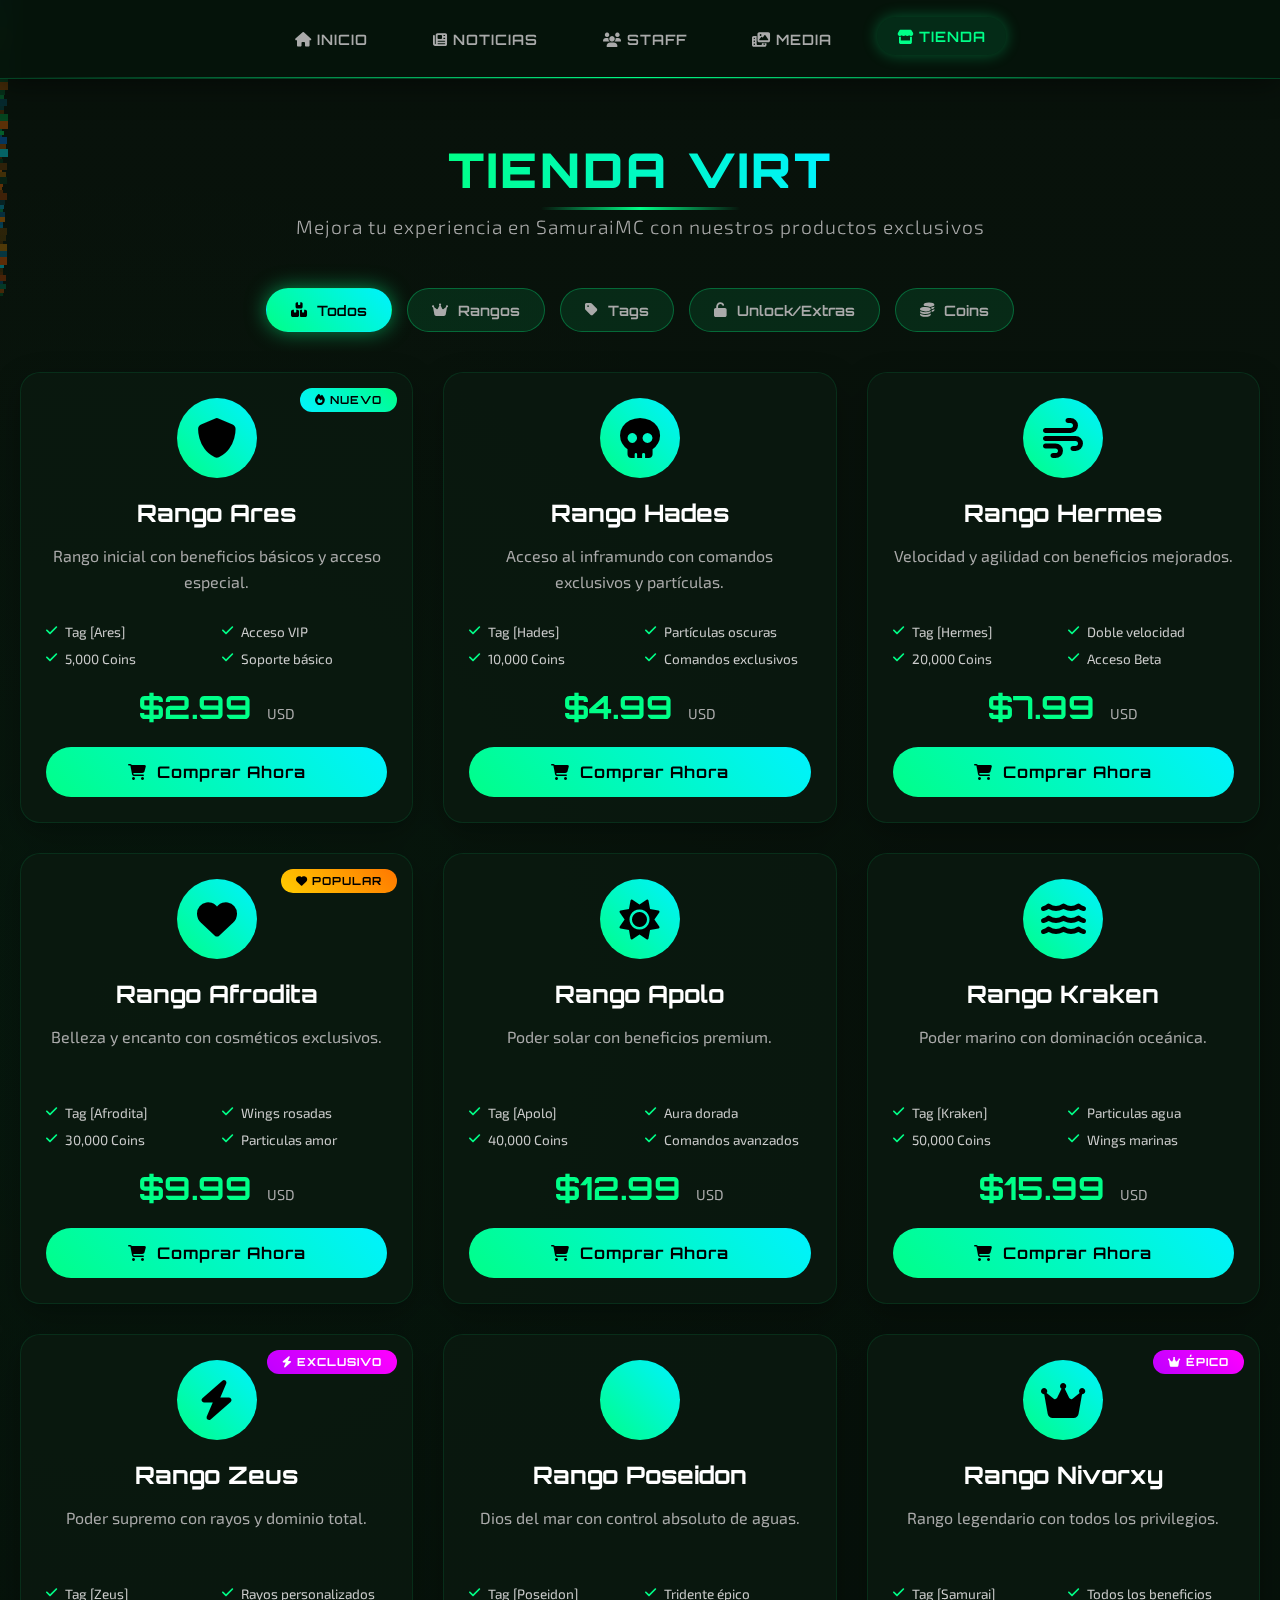
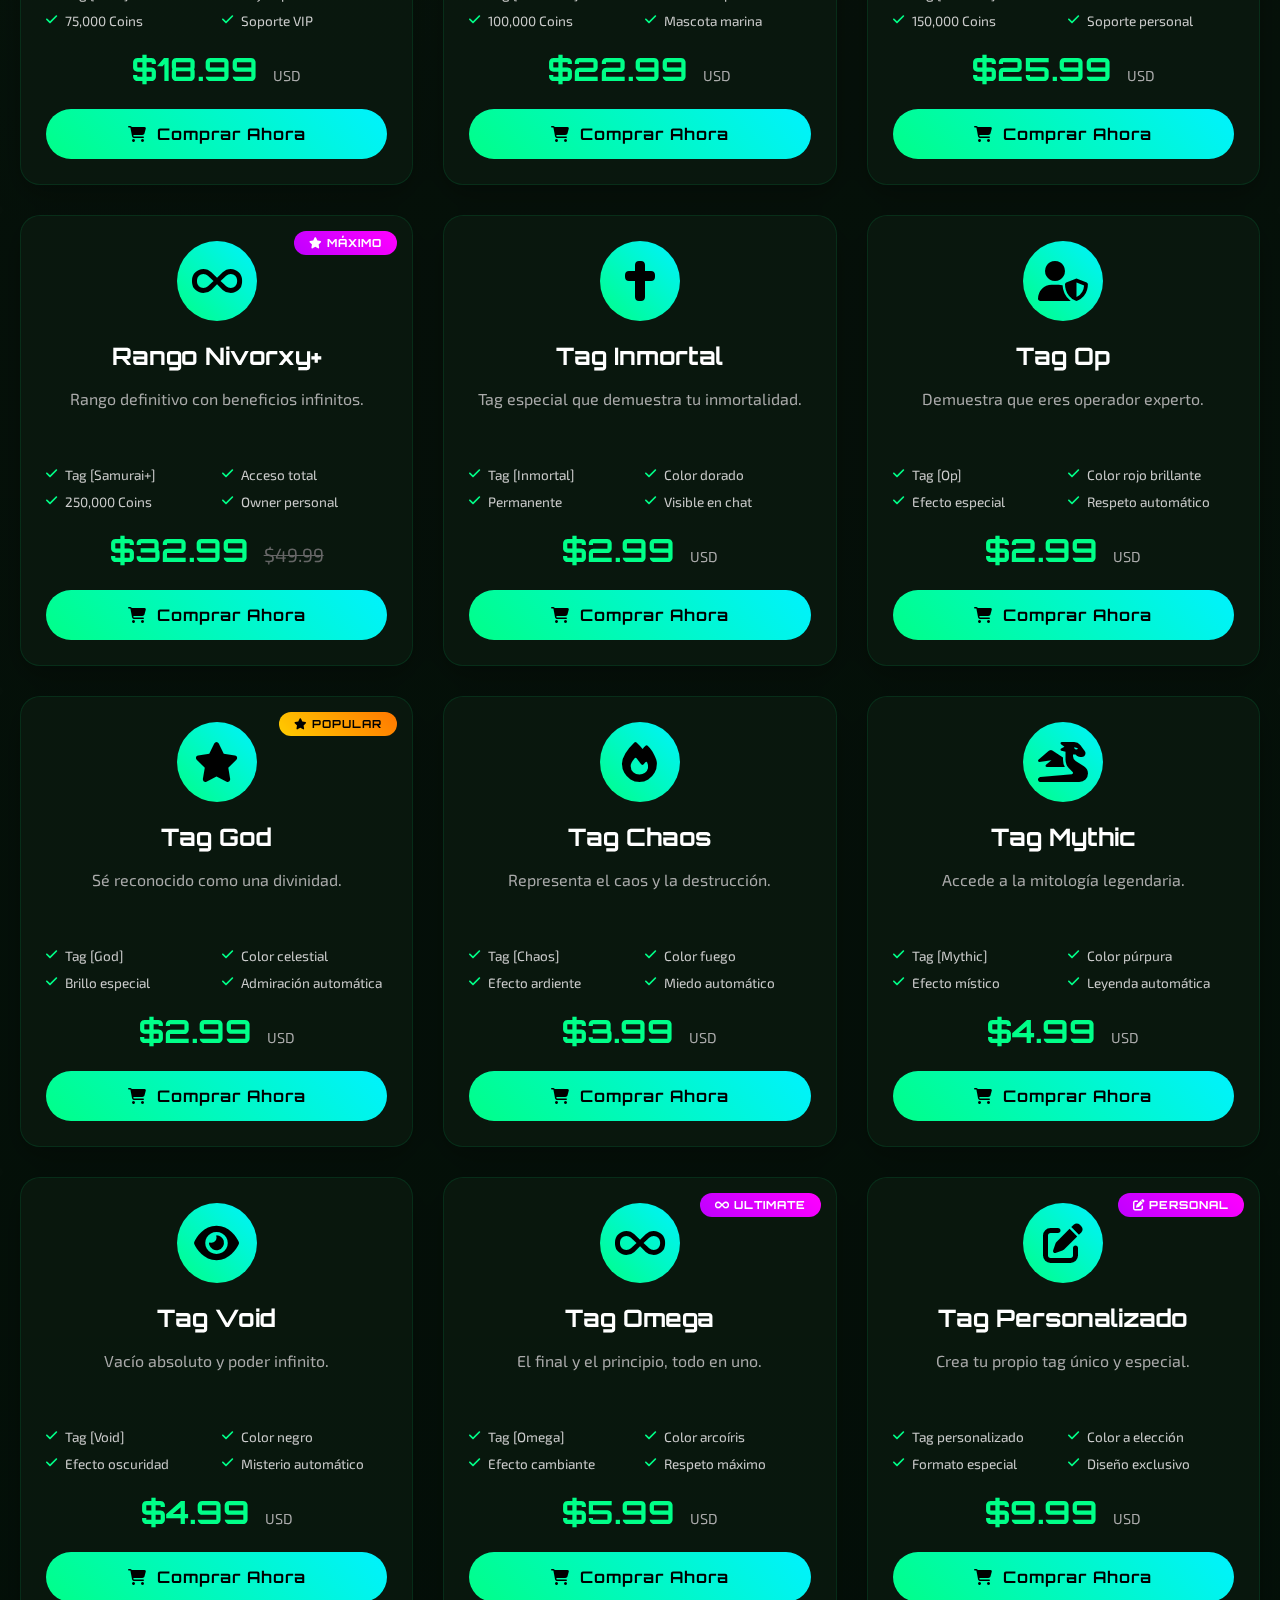
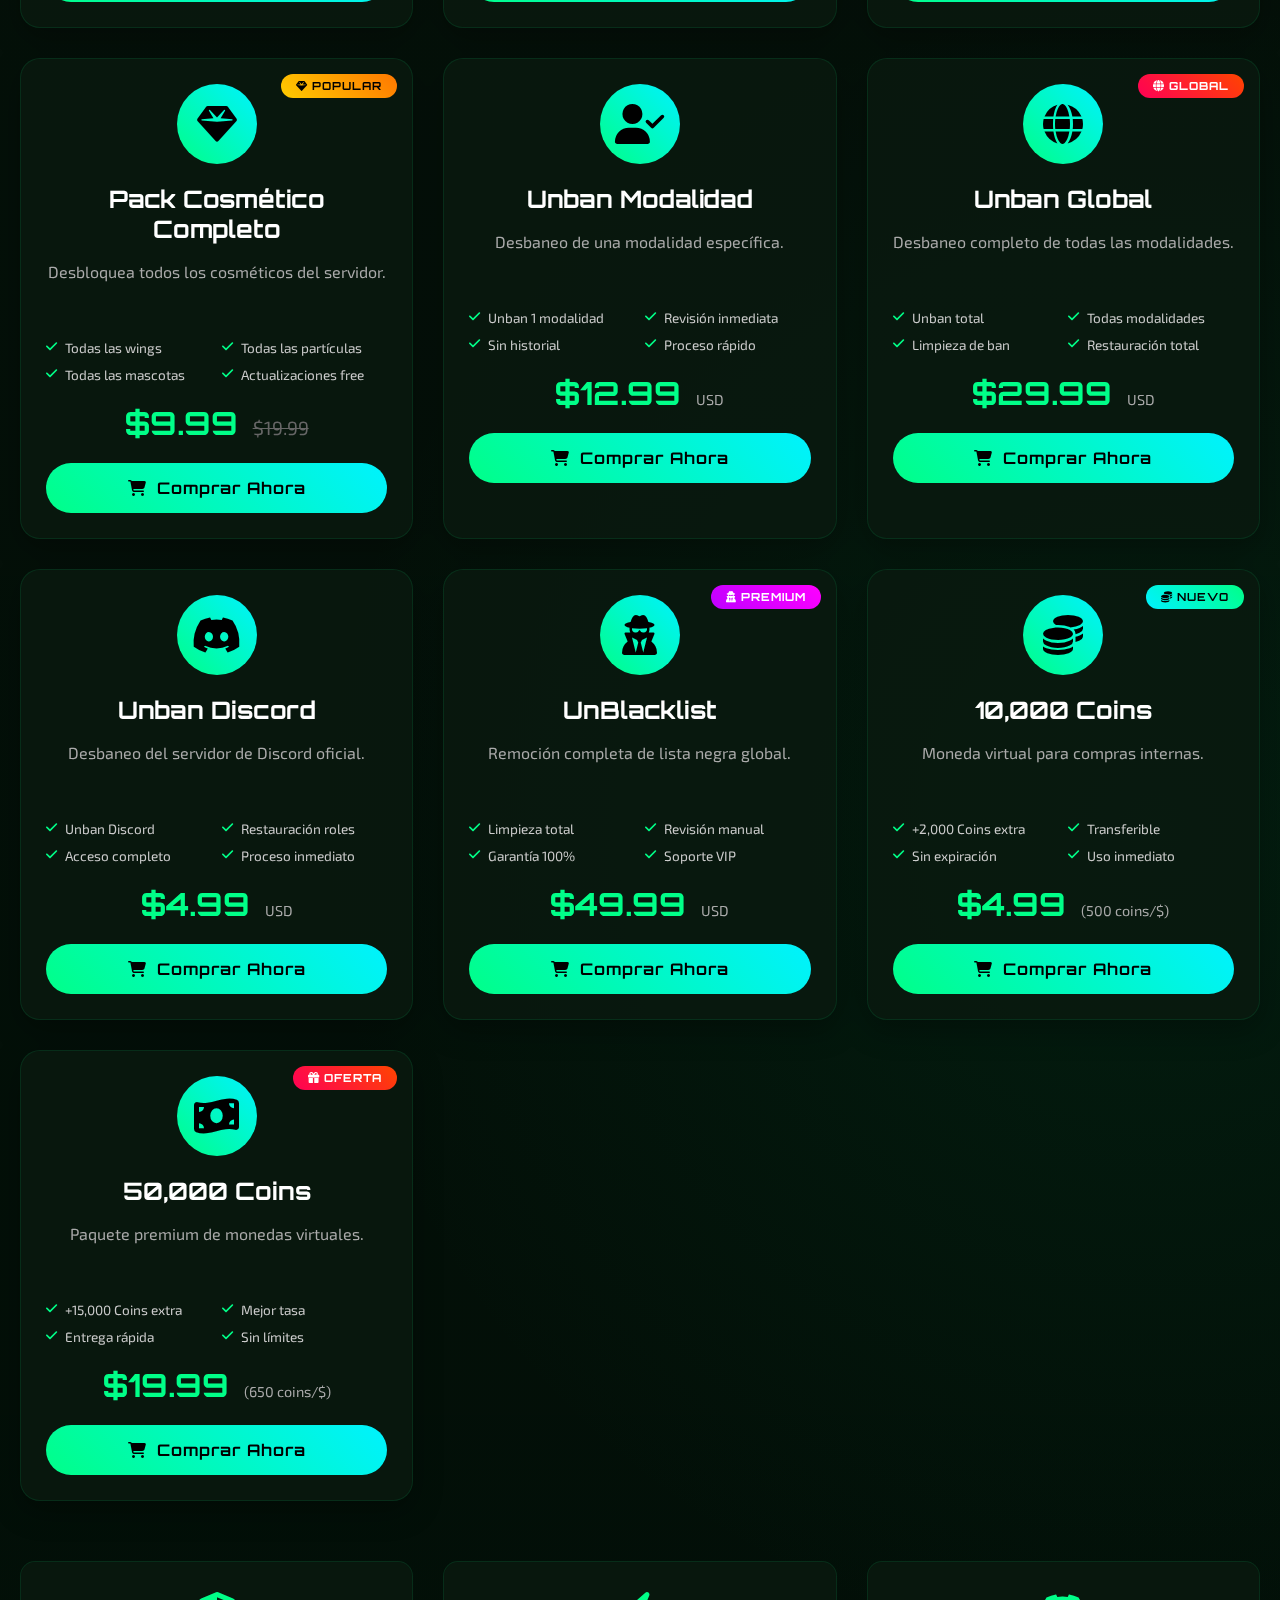
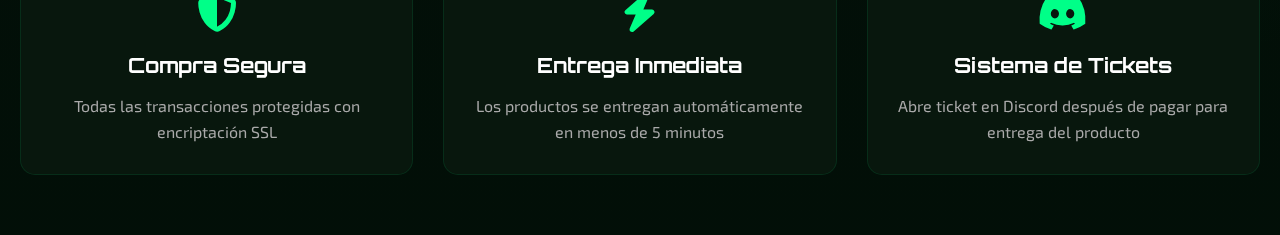
<file: enproceso.html>
<!DOCTYPE html>
<html lang="es">
<head>
    <meta charset="UTF-8">
    <meta name="viewport" content="width=device-width, initial-scale=1.0">
    <title>SamuraiMC | Tienda</title>
    <link rel="stylesheet" href="https://fonts.googleapis.com/css2?family=Orbitron:wght@400;700;900&family=Exo+2:wght@300;400;600&display=swap">
    <link rel="stylesheet" href="https://cdnjs.cloudflare.com/ajax/libs/font-awesome/6.4.0/css/all.min.css">
    <link rel="stylesheet" href="enproceso.css">
</head>
<body>
    <!-- Fondo de partículas -->
    <div id="particles"></div>
    
    <!-- Barra de navegación -->
    <nav class="navbar">
        <div class="links">
            <a href="index.html"><i class="fas fa-home"></i> Inicio</a>
            <a href="noticias.html"><i class="fas fa-newspaper"></i> Noticias</a>
            <a href="staffteam.html"><i class="fas fa-users"></i> Staff</a>
            <a href="mediateam.html"><i class="fas fa-photo-video"></i> Media</a>
            <a href="tienda.html" class="active"><i class="fas fa-store"></i> Tienda</a>
        </div>
    </nav>

    <div class="container">
        <h1 class="section-title">TIENDA VIRTUAL</h1>
        <p class="subtitle">Mejora tu experiencia en SamuraiMC con nuestros productos exclusivos</p>

        <!-- Selector de categorías -->
        <div class="category-selector">
            <button class="category-btn active" data-category="all">
                <i class="fas fa-boxes"></i> Todos
            </button>
            <button class="category-btn" data-category="rangos">
                <i class="fas fa-crown"></i> Rangos
            </button>
            <button class="category-btn" data-category="tags">
                <i class="fas fa-tag"></i> Tags
            </button>
            <button class="category-btn" data-category="unlock">
                <i class="fas fa-unlock"></i> Unlock/Extras
            </button>
            <button class="category-btn" data-category="coins">
                <i class="fas fa-coins"></i> Coins
            </button>
        </div>

        <!-- Grid de productos -->
        <div class="products-grid">
            <!-- RANGOS -->
            <!-- Rango Ares -->
            <div class="product-card" data-category="rangos">
                <div class="product-badge new">
                    <i class="fas fa-fire"></i> NUEVO
                </div>
                <div class="product-image">
                    <i class="fas fa-shield"></i>
                </div>
                <h3 class="product-title">Rango Ares</h3>
                <p class="product-desc">Rango inicial con beneficios básicos y acceso especial.</p>
                <div class="product-features">
                    <span><i class="fas fa-check"></i> Tag [Ares]</span>
                    <span><i class="fas fa-check"></i> Acceso VIP</span>
                    <span><i class="fas fa-check"></i> 5,000 Coins</span>
                    <span><i class="fas fa-check"></i> Soporte básico</span>
                </div>
                <div class="product-price">
                    <span class="price">$2.99</span>
                    <span class="period">USD</span>
                </div>
                <button class="btn-buy" data-product="Rango Ares" data-price="2.99" data-mp-link="https://mp-link-ares">
                    <i class="fas fa-shopping-cart"></i> Comprar Ahora
                </button>
            </div>

            <!-- Rango Hades -->
            <div class="product-card" data-category="rangos">
                <div class="product-image">
                    <i class="fas fa-skull"></i>
                </div>
                <h3 class="product-title">Rango Hades</h3>
                <p class="product-desc">Acceso al inframundo con comandos exclusivos y partículas.</p>
                <div class="product-features">
                    <span><i class="fas fa-check"></i> Tag [Hades]</span>
                    <span><i class="fas fa-check"></i> Partículas oscuras</span>
                    <span><i class="fas fa-check"></i> 10,000 Coins</span>
                    <span><i class="fas fa-check"></i> Comandos exclusivos</span>
                </div>
                <div class="product-price">
                    <span class="price">$4.99</span>
                    <span class="period">USD</span>
                </div>
                <button class="btn-buy" data-product="Rango Hades" data-price="4.99" data-mp-link="https://mp-link-hades">
                    <i class="fas fa-shopping-cart"></i> Comprar Ahora
                </button>
            </div>

            <!-- Rango Hermes -->
            <div class="product-card" data-category="rangos">
                <div class="product-image">
                    <i class="fas fa-wind"></i>
                </div>
                <h3 class="product-title">Rango Hermes</h3>
                <p class="product-desc">Velocidad y agilidad con beneficios mejorados.</p>
                <div class="product-features">
                    <span><i class="fas fa-check"></i> Tag [Hermes]</span>
                    <span><i class="fas fa-check"></i> Doble velocidad</span>
                    <span><i class="fas fa-check"></i> 20,000 Coins</span>
                    <span><i class="fas fa-check"></i> Acceso Beta</span>
                </div>
                <div class="product-price">
                    <span class="price">$7.99</span>
                    <span class="period">USD</span>
                </div>
                <button class="btn-buy" data-product="Rango Hermes" data-price="7.99" data-mp-link="https://mp-link-hermes">
                    <i class="fas fa-shopping-cart"></i> Comprar Ahora
                </button>
            </div>

            <!-- Rango Afrodita -->
            <div class="product-card" data-category="rangos">
                <div class="product-badge popular">
                    <i class="fas fa-heart"></i> POPULAR
                </div>
                <div class="product-image">
                    <i class="fas fa-heart"></i>
                </div>
                <h3 class="product-title">Rango Afrodita</h3>
                <p class="product-desc">Belleza y encanto con cosméticos exclusivos.</p>
                <div class="product-features">
                    <span><i class="fas fa-check"></i> Tag [Afrodita]</span>
                    <span><i class="fas fa-check"></i> Wings rosadas</span>
                    <span><i class="fas fa-check"></i> 30,000 Coins</span>
                    <span><i class="fas fa-check"></i> Particulas amor</span>
                </div>
                <div class="product-price">
                    <span class="price">$9.99</span>
                    <span class="period">USD</span>
                </div>
                <button class="btn-buy" data-product="Rango Afrodita" data-price="9.99" data-mp-link="https://mp-link-afrodita">
                    <i class="fas fa-shopping-cart"></i> Comprar Ahora
                </button>
            </div>

            <!-- Rango Apolo -->
            <div class="product-card" data-category="rangos">
                <div class="product-image">
                    <i class="fas fa-sun"></i>
                </div>
                <h3 class="product-title">Rango Apolo</h3>
                <p class="product-desc">Poder solar con beneficios premium.</p>
                <div class="product-features">
                    <span><i class="fas fa-check"></i> Tag [Apolo]</span>
                    <span><i class="fas fa-check"></i> Aura dorada</span>
                    <span><i class="fas fa-check"></i> 40,000 Coins</span>
                    <span><i class="fas fa-check"></i> Comandos avanzados</span>
                </div>
                <div class="product-price">
                    <span class="price">$12.99</span>
                    <span class="period">USD</span>
                </div>
                <button class="btn-buy" data-product="Rango Apolo" data-price="12.99" data-mp-link="https://mp-link-apolo">
                    <i class="fas fa-shopping-cart"></i> Comprar Ahora
                </button>
            </div>

            <!-- Rango Kraken -->
            <div class="product-card" data-category="rangos">
                <div class="product-image">
                    <i class="fas fa-water"></i>
                </div>
                <h3 class="product-title">Rango Kraken</h3>
                <p class="product-desc">Poder marino con dominación oceánica.</p>
                <div class="product-features">
                    <span><i class="fas fa-check"></i> Tag [Kraken]</span>
                    <span><i class="fas fa-check"></i> Particulas agua</span>
                    <span><i class="fas fa-check"></i> 50,000 Coins</span>
                    <span><i class="fas fa-check"></i> Wings marinas</span>
                </div>
                <div class="product-price">
                    <span class="price">$15.99</span>
                    <span class="period">USD</span>
                </div>
                <button class="btn-buy" data-product="Rango Kraken" data-price="15.99" data-mp-link="https://mp-link-kraken">
                    <i class="fas fa-shopping-cart"></i> Comprar Ahora
                </button>
            </div>

            <!-- Rango Zeus -->
            <div class="product-card" data-category="rangos">
                <div class="product-badge exclusive">
                    <i class="fas fa-bolt"></i> EXCLUSIVO
                </div>
                <div class="product-image">
                    <i class="fas fa-bolt"></i>
                </div>
                <h3 class="product-title">Rango Zeus</h3>
                <p class="product-desc">Poder supremo con rayos y dominio total.</p>
                <div class="product-features">
                    <span><i class="fas fa-check"></i> Tag [Zeus]</span>
                    <span><i class="fas fa-check"></i> Rayos personalizados</span>
                    <span><i class="fas fa-check"></i> 75,000 Coins</span>
                    <span><i class="fas fa-check"></i> Soporte VIP</span>
                </div>
                <div class="product-price">
                    <span class="price">$18.99</span>
                    <span class="period">USD</span>
                </div>
                <button class="btn-buy" data-product="Rango Zeus" data-price="18.99" data-mp-link="https://mp-link-zeus">
                    <i class="fas fa-shopping-cart"></i> Comprar Ahora
                </button>
            </div>

            <!-- Rango Poseidon -->
            <div class="product-card" data-category="rangos">
                <div class="product-image">
                    <i class="fas fa-trident"></i>
                </div>
                <h3 class="product-title">Rango Poseidon</h3>
                <p class="product-desc">Dios del mar con control absoluto de aguas.</p>
                <div class="product-features">
                    <span><i class="fas fa-check"></i> Tag [Poseidon]</span>
                    <span><i class="fas fa-check"></i> Tridente épico</span>
                    <span><i class="fas fa-check"></i> 100,000 Coins</span>
                    <span><i class="fas fa-check"></i> Mascota marina</span>
                </div>
                <div class="product-price">
                    <span class="price">$22.99</span>
                    <span class="period">USD</span>
                </div>
                <button class="btn-buy" data-product="Rango Poseidon" data-price="22.99" data-mp-link="https://mp-link-poseidon">
                    <i class="fas fa-shopping-cart"></i> Comprar Ahora
                </button>
            </div>

            <!-- Rango Nivorxy -->
            <div class="product-card" data-category="rangos">
                <div class="product-badge exclusive">
                    <i class="fas fa-crown"></i> ÉPICO
                </div>
                <div class="product-image">
                    <i class="fas fa-crown"></i>
                </div>
                <h3 class="product-title">Rango Nivorxy</h3>
                <p class="product-desc">Rango legendario con todos los privilegios.</p>
                <div class="product-features">
                    <span><i class="fas fa-check"></i> Tag [Samurai]</span>
                    <span><i class="fas fa-check"></i> Todos los beneficios</span>
                    <span><i class="fas fa-check"></i> 150,000 Coins</span>
                    <span><i class="fas fa-check"></i> Soporte personal</span>
                </div>
                <div class="product-price">
                    <span class="price">$25.99</span>
                    <span class="period">USD</span>
                </div>
                <button class="btn-buy" data-product="Rango Nivorxy" data-price="25.99" data-mp-link="https://mp-link-nivorxy">
                    <i class="fas fa-shopping-cart"></i> Comprar Ahora
                </button>
            </div>

            <!-- Rango Nivorxy+ -->
            <div class="product-card" data-category="rangos">
                <div class="product-badge exclusive">
                    <i class="fas fa-star"></i> MÁXIMO
                </div>
                <div class="product-image">
                    <i class="fas fa-infinity"></i>
                </div>
                <h3 class="product-title">Rango Nivorxy+</h3>
                <p class="product-desc">Rango definitivo con beneficios infinitos.</p>
                <div class="product-features">
                    <span><i class="fas fa-check"></i> Tag [Samurai+]</span>
                    <span><i class="fas fa-check"></i> Acceso total</span>
                    <span><i class="fas fa-check"></i> 250,000 Coins</span>
                    <span><i class="fas fa-check"></i> Owner personal</span>
                </div>
                <div class="product-price">
                    <span class="price">$32.99</span>
                    <span class="original">$49.99</span>
                </div>
                <button class="btn-buy" data-product="Rango Nivorxy+" data-price="32.99" data-mp-link="https://mp-link-nivorxy-plus">
                    <i class="fas fa-shopping-cart"></i> Comprar Ahora
                </button>
            </div>

            <!-- TAGS -->
            <!-- Tag Inmortal -->
            <div class="product-card" data-category="tags">
                <div class="product-image">
                    <i class="fas fa-cross"></i>
                </div>
                <h3 class="product-title">Tag Inmortal</h3>
                <p class="product-desc">Tag especial que demuestra tu inmortalidad.</p>
                <div class="product-features">
                    <span><i class="fas fa-check"></i> Tag [Inmortal]</span>
                    <span><i class="fas fa-check"></i> Color dorado</span>
                    <span><i class="fas fa-check"></i> Permanente</span>
                    <span><i class="fas fa-check"></i> Visible en chat</span>
                </div>
                <div class="product-price">
                    <span class="price">$2.99</span>
                    <span class="period">USD</span>
                </div>
                <button class="btn-buy" data-product="Tag Inmortal" data-price="2.99" data-mp-link="https://mp-link-tag-inmortal">
                    <i class="fas fa-shopping-cart"></i> Comprar Ahora
                </button>
            </div>

            <!-- Tag Op -->
            <div class="product-card" data-category="tags">
                <div class="product-image">
                    <i class="fas fa-user-shield"></i>
                </div>
                <h3 class="product-title">Tag Op</h3>
                <p class="product-desc">Demuestra que eres operador experto.</p>
                <div class="product-features">
                    <span><i class="fas fa-check"></i> Tag [Op]</span>
                    <span><i class="fas fa-check"></i> Color rojo brillante</span>
                    <span><i class="fas fa-check"></i> Efecto especial</span>
                    <span><i class="fas fa-check"></i> Respeto automático</span>
                </div>
                <div class="product-price">
                    <span class="price">$2.99</span>
                    <span class="period">USD</span>
                </div>
                <button class="btn-buy" data-product="Tag Op" data-price="2.99" data-mp-link="https://mp-link-tag-op">
                    <i class="fas fa-shopping-cart"></i> Comprar Ahora
                </button>
            </div>

            <!-- Tag God -->
            <div class="product-card" data-category="tags">
                <div class="product-badge popular">
                    <i class="fas fa-star"></i> POPULAR
                </div>
                <div class="product-image">
                    <i class="fas fa-star"></i>
                </div>
                <h3 class="product-title">Tag God</h3>
                <p class="product-desc">Sé reconocido como una divinidad.</p>
                <div class="product-features">
                    <span><i class="fas fa-check"></i> Tag [God]</span>
                    <span><i class="fas fa-check"></i> Color celestial</span>
                    <span><i class="fas fa-check"></i> Brillo especial</span>
                    <span><i class="fas fa-check"></i> Admiración automática</span>
                </div>
                <div class="product-price">
                    <span class="price">$2.99</span>
                    <span class="period">USD</span>
                </div>
                <button class="btn-buy" data-product="Tag God" data-price="2.99" data-mp-link="https://mp-link-tag-god">
                    <i class="fas fa-shopping-cart"></i> Comprar Ahora
                </button>
            </div>

            <!-- Tag Chaos -->
            <div class="product-card" data-category="tags">
                <div class="product-image">
                    <i class="fas fa-fire"></i>
                </div>
                <h3 class="product-title">Tag Chaos</h3>
                <p class="product-desc">Representa el caos y la destrucción.</p>
                <div class="product-features">
                    <span><i class="fas fa-check"></i> Tag [Chaos]</span>
                    <span><i class="fas fa-check"></i> Color fuego</span>
                    <span><i class="fas fa-check"></i> Efecto ardiente</span>
                    <span><i class="fas fa-check"></i> Miedo automático</span>
                </div>
                <div class="product-price">
                    <span class="price">$3.99</span>
                    <span class="period">USD</span>
                </div>
                <button class="btn-buy" data-product="Tag Chaos" data-price="3.99" data-mp-link="https://mp-link-tag-chaos">
                    <i class="fas fa-shopping-cart"></i> Comprar Ahora
                </button>
            </div>

            <!-- Tag Mythic -->
            <div class="product-card" data-category="tags">
                <div class="product-image">
                    <i class="fas fa-dragon"></i>
                </div>
                <h3 class="product-title">Tag Mythic</h3>
                <p class="product-desc">Accede a la mitología legendaria.</p>
                <div class="product-features">
                    <span><i class="fas fa-check"></i> Tag [Mythic]</span>
                    <span><i class="fas fa-check"></i> Color púrpura</span>
                    <span><i class="fas fa-check"></i> Efecto místico</span>
                    <span><i class="fas fa-check"></i> Leyenda automática</span>
                </div>
                <div class="product-price">
                    <span class="price">$4.99</span>
                    <span class="period">USD</span>
                </div>
                <button class="btn-buy" data-product="Tag Mythic" data-price="4.99" data-mp-link="https://mp-link-tag-mythic">
                    <i class="fas fa-shopping-cart"></i> Comprar Ahora
                </button>
            </div>

            <!-- Tag Void -->
            <div class="product-card" data-category="tags">
                <div class="product-image">
                    <i class="fas fa-eye"></i>
                </div>
                <h3 class="product-title">Tag Void</h3>
                <p class="product-desc">Vacío absoluto y poder infinito.</p>
                <div class="product-features">
                    <span><i class="fas fa-check"></i> Tag [Void]</span>
                    <span><i class="fas fa-check"></i> Color negro</span>
                    <span><i class="fas fa-check"></i> Efecto oscuridad</span>
                    <span><i class="fas fa-check"></i> Misterio automático</span>
                </div>
                <div class="product-price">
                    <span class="price">$4.99</span>
                    <span class="period">USD</span>
                </div>
                <button class="btn-buy" data-product="Tag Void" data-price="4.99" data-mp-link="https://mp-link-tag-void">
                    <i class="fas fa-shopping-cart"></i> Comprar Ahora
                </button>
            </div>

            <!-- Tag Omega -->
            <div class="product-card" data-category="tags">
                <div class="product-badge exclusive">
                    <i class="fas fa-infinity"></i> ULTIMATE
                </div>
                <div class="product-image">
                    <i class="fas fa-infinity"></i>
                </div>
                <h3 class="product-title">Tag Omega</h3>
                <p class="product-desc">El final y el principio, todo en uno.</p>
                <div class="product-features">
                    <span><i class="fas fa-check"></i> Tag [Omega]</span>
                    <span><i class="fas fa-check"></i> Color arcoíris</span>
                    <span><i class="fas fa-check"></i> Efecto cambiante</span>
                    <span><i class="fas fa-check"></i> Respeto máximo</span>
                </div>
                <div class="product-price">
                    <span class="price">$5.99</span>
                    <span class="period">USD</span>
                </div>
                <button class="btn-buy" data-product="Tag Omega" data-price="5.99" data-mp-link="https://mp-link-tag-omega">
                    <i class="fas fa-shopping-cart"></i> Comprar Ahora
                </button>
            </div>

            <!-- Tag Personalizado -->
            <div class="product-card" data-category="tags">
                <div class="product-badge exclusive">
                    <i class="fas fa-edit"></i> PERSONAL
                </div>
                <div class="product-image">
                    <i class="fas fa-edit"></i>
                </div>
                <h3 class="product-title">Tag Personalizado</h3>
                <p class="product-desc">Crea tu propio tag único y especial.</p>
                <div class="product-features">
                    <span><i class="fas fa-check"></i> Tag personalizado</span>
                    <span><i class="fas fa-check"></i> Color a elección</span>
                    <span><i class="fas fa-check"></i> Formato especial</span>
                    <span><i class="fas fa-check"></i> Diseño exclusivo</span>
                </div>
                <div class="product-price">
                    <span class="price">$9.99</span>
                    <span class="period">USD</span>
                </div>
                <button class="btn-buy" data-product="Tag Personalizado" data-price="9.99" data-mp-link="https://mp-link-tag-personal">
                    <i class="fas fa-shopping-cart"></i> Comprar Ahora
                </button>
            </div>

            <!-- UNLOCK/EXTRAS -->
            <!-- Pack completo de cosmeticos -->
            <div class="product-card" data-category="unlock">
                <div class="product-badge popular">
                    <i class="fas fa-gem"></i> POPULAR
                </div>
                <div class="product-image">
                    <i class="fas fa-gem"></i>
                </div>
                <h3 class="product-title">Pack Cosmético Completo</h3>
                <p class="product-desc">Desbloquea todos los cosméticos del servidor.</p>
                <div class="product-features">
                    <span><i class="fas fa-check"></i> Todas las wings</span>
                    <span><i class="fas fa-check"></i> Todas las partículas</span>
                    <span><i class="fas fa-check"></i> Todas las mascotas</span>
                    <span><i class="fas fa-check"></i> Actualizaciones free</span>
                </div>
                <div class="product-price">
                    <span class="price">$9.99</span>
                    <span class="original">$19.99</span>
                </div>
                <button class="btn-buy" data-product="Pack Cosmético Completo" data-price="9.99" data-mp-link="https://mp-link-cosmeticos">
                    <i class="fas fa-shopping-cart"></i> Comprar Ahora
                </button>
            </div>

            <!-- Unban Modalidad -->
            <div class="product-card" data-category="unlock">
                <div class="product-image">
                    <i class="fas fa-user-check"></i>
                </div>
                <h3 class="product-title">Unban Modalidad</h3>
                <p class="product-desc">Desbaneo de una modalidad específica.</p>
                <div class="product-features">
                    <span><i class="fas fa-check"></i> Unban 1 modalidad</span>
                    <span><i class="fas fa-check"></i> Revisión inmediata</span>
                    <span><i class="fas fa-check"></i> Sin historial</span>
                    <span><i class="fas fa-check"></i> Proceso rápido</span>
                </div>
                <div class="product-price">
                    <span class="price">$12.99</span>
                    <span class="period">USD</span>
                </div>
                <button class="btn-buy" data-product="Unban Modalidad" data-price="12.99" data-mp-link="https://mp-link-unban-modalidad">
                    <i class="fas fa-shopping-cart"></i> Comprar Ahora
                </button>
            </div>

            <!-- Unban Global -->
            <div class="product-card" data-category="unlock">
                <div class="product-badge offer">
                    <i class="fas fa-globe"></i> GLOBAL
                </div>
                <div class="product-image">
                    <i class="fas fa-globe"></i>
                </div>
                <h3 class="product-title">Unban Global</h3>
                <p class="product-desc">Desbaneo completo de todas las modalidades.</p>
                <div class="product-features">
                    <span><i class="fas fa-check"></i> Unban total</span>
                    <span><i class="fas fa-check"></i> Todas modalidades</span>
                    <span><i class="fas fa-check"></i> Limpieza de ban</span>
                    <span><i class="fas fa-check"></i> Restauración total</span>
                </div>
                <div class="product-price">
                    <span class="price">$29.99</span>
                    <span class="period">USD</span>
                </div>
                <button class="btn-buy" data-product="Unban Global" data-price="29.99" data-mp-link="https://mp-link-unban-global">
                    <i class="fas fa-shopping-cart"></i> Comprar Ahora
                </button>
            </div>

            <!-- Unban Discord -->
            <div class="product-card" data-category="unlock">
                <div class="product-image">
                    <i class="fab fa-discord"></i>
                </div>
                <h3 class="product-title">Unban Discord</h3>
                <p class="product-desc">Desbaneo del servidor de Discord oficial.</p>
                <div class="product-features">
                    <span><i class="fas fa-check"></i> Unban Discord</span>
                    <span><i class="fas fa-check"></i> Restauración roles</span>
                    <span><i class="fas fa-check"></i> Acceso completo</span>
                    <span><i class="fas fa-check"></i> Proceso inmediato</span>
                </div>
                <div class="product-price">
                    <span class="price">$4.99</span>
                    <span class="period">USD</span>
                </div>
                <button class="btn-buy" data-product="Unban Discord" data-price="4.99" data-mp-link="https://mp-link-unban-discord">
                    <i class="fas fa-shopping-cart"></i> Comprar Ahora
                </button>
            </div>

            <!-- UnBlacklist -->
            <div class="product-card" data-category="unlock">
                <div class="product-badge exclusive">
                    <i class="fas fa-user-secret"></i> PREMIUM
                </div>
                <div class="product-image">
                    <i class="fas fa-user-secret"></i>
                </div>
                <h3 class="product-title">UnBlacklist</h3>
                <p class="product-desc">Remoción completa de lista negra global.</p>
                <div class="product-features">
                    <span><i class="fas fa-check"></i> Limpieza total</span>
                    <span><i class="fas fa-check"></i> Revisión manual</span>
                    <span><i class="fas fa-check"></i> Garantía 100%</span>
                    <span><i class="fas fa-check"></i> Soporte VIP</span>
                </div>
                <div class="product-price">
                    <span class="price">$49.99</span>
                    <span class="period">USD</span>
                </div>
                <button class="btn-buy" data-product="UnBlacklist" data-price="49.99" data-mp-link="https://mp-link-unblacklist">
                    <i class="fas fa-shopping-cart"></i> Comprar Ahora
                </button>
            </div>

            <!-- COINS -->
            <!-- 10,000 Coins -->
            <div class="product-card" data-category="coins">
                <div class="product-badge new">
                    <i class="fas fa-coins"></i> NUEVO
                </div>
                <div class="product-image">
                    <i class="fas fa-coins"></i>
                </div>
                <h3 class="product-title">10,000 Coins</h3>
                <p class="product-desc">Moneda virtual para compras internas.</p>
                <div class="product-features">
                    <span><i class="fas fa-check"></i> +2,000 Coins extra</span>
                    <span><i class="fas fa-check"></i> Transferible</span>
                    <span><i class="fas fa-check"></i> Sin expiración</span>
                    <span><i class="fas fa-check"></i> Uso inmediato</span>
                </div>
                <div class="product-price">
                    <span class="price">$4.99</span>
                    <span class="value">(500 coins/$)</span>
                </div>
                <button class="btn-buy" data-product="10,000 Coins" data-price="4.99" data-mp-link="https://mp-link-coins-10000">
                    <i class="fas fa-shopping-cart"></i> Comprar Ahora
                </button>
            </div>

            <!-- 50,000 Coins -->
            <div class="product-card" data-category="coins">
                <div class="product-badge offer">
                    <i class="fas fa-gift"></i> OFERTA
                </div>
                <div class="product-image">
                    <i class="fas fa-money-bill-wave"></i>
                </div>
                <h3 class="product-title">50,000 Coins</h3>
                <p class="product-desc">Paquete premium de monedas virtuales.</p>
                <div class="product-features">
                    <span><i class="fas fa-check"></i> +15,000 Coins extra</span>
                    <span><i class="fas fa-check"></i> Mejor tasa</span>
                    <span><i class="fas fa-check"></i> Entrega rápida</span>
                    <span><i class="fas fa-check"></i> Sin límites</span>
                </div>
                <div class="product-price">
                    <span class="price">$19.99</span>
                    <span class="value">(650 coins/$)</span>
                </div>
                <button class="btn-buy" data-product="50,000 Coins" data-price="19.99" data-mp-link="https://mp-link-coins-50000">
                    <i class="fas fa-shopping-cart"></i> Comprar Ahora
                </button>
            </div>
        </div>

        <!-- Información de compra -->
        <div class="purchase-info">
            <div class="info-card">
                <i class="fas fa-shield-alt"></i>
                <h3>Compra Segura</h3>
                <p>Todas las transacciones protegidas con encriptación SSL</p>
            </div>
            <div class="info-card">
                <i class="fas fa-bolt"></i>
                <h3>Entrega Inmediata</h3>
                <p>Los productos se entregan automáticamente en menos de 5 minutos</p>
            </div>
            <div class="info-card">
                <i class="fab fa-discord"></i>
                <h3>Sistema de Tickets</h3>
                <p>Abre ticket en Discord después de pagar para entrega del producto</p>
            </div>
        </div>
    </div>

    <!-- Modal de compra -->
    <div class="modal-overlay" id="purchaseModal">
        <div class="modal-content">
            <button class="modal-close">&times;</button>
            <h2 class="modal-title"><i class="fas fa-shopping-cart"></i> Confirmar Compra</h2>
            
            <div class="modal-body">
                <div class="product-summary">
                    <h3 id="modalProductName">Producto</h3>
                    <p id="modalProductDesc">Descripción del producto</p>
                    <div class="price-summary">
                        <span>Precio:</span>
                        <strong id="modalProductPrice">$0.00</strong>
                        <span class="period" id="modalCurrency">USD</span>
                    </div>
                </div>

                <form id="purchaseForm">
                    <div class="form-group">
                        <label for="username">
                            <i class="fas fa-user"></i> Nombre de usuario en Minecraft
                        </label>
                        <input type="text" id="username" required placeholder="Ej: Player123">
                    </div>

                    <div class="form-group">
                        <label for="email">
                            <i class="fas fa-envelope"></i> Correo electrónico
                        </label>
                        <input type="email" id="email" required placeholder="tucorreo@ejemplo.com">
                    </div>

                    <div class="form-group">
                        <label for="discordUser">
                            <i class="fab fa-discord"></i> Usuario de Discord
                        </label>
                        <input type="text" id="discordUser" required placeholder="Ej: usuario#1234">
                    </div>

                    <div class="terms">
                        <input type="checkbox" id="terms" required>
                        <label for="terms">
                            Acepto los <a href="#">términos y condiciones</a> y confirmo que toda la información es correcta
                        </label>
                    </div>

                    <div class="modal-actions">
                        <button type="button" class="btn-cancel">Cancelar</button>
                        <button type="button" class="btn-confirm" id="btnMercadoPago">
                            <i class="fas fa-external-link-alt"></i> Ir a Mercado Pago
                        </button>
                    </div>
                </form>

                <div class="instructions" id="mercadoPagoInstructions" style="display: none; margin-top: 20px;">
                    <p><strong>Instrucciones importantes:</strong></p>
                    <ol style="text-align: left; color: #aaa; padding-left: 20px; margin-top: 10px;">
                        <li>Serás redirigido a Mercado Pago para completar el pago</li>
                        <li>Después de pagar, guarda el comprobante</li>
                        <li>Ve a nuestro Discord: <strong id="discordLink">https://discord.gg/hDQA99BTpb</strong></li>
                        <li>Abre un ticket en el canal de soporte</li>
                        <li>Adjunta el comprobante y menciona tu usuario de Minecraft</li>
                        <li>Nuestro staff te entregará el producto en menos de 24 horas</li>
                    </ol>
                </div>
            </div>
        </div>
    </div>

    <!-- Modal de éxito -->
    <div class="modal-overlay" id="successModal">
        <div class="modal-content success">
            <div class="success-icon">
                <i class="fas fa-check-circle"></i>
            </div>
            <h2>¡Pago Completado!</h2>
            <p id="successMessage">Ahora sigue estos pasos para recibir tu producto.</p>
            
            <div class="instructions">
                <p><strong>Pasos para completar tu compra:</strong></p>
                <ol style="text-align: left; color: #aaa; padding-left: 20px; margin-top: 10px;">
                    <li><i class="fab fa-discord"></i> <strong>Únete a nuestro Discord:</strong> <span id="successDiscordLink">https://discord.gg/tu-link-aqui</span></li>
                    <li><i class="fas fa-ticket-alt"></i> <strong>Abre un ticket</strong> en el canal de soporte</li>
                    <li><i class="fas fa-receipt"></i> <strong>Adjunta el comprobante</strong> de pago de Mercado Pago</li>
                    <li><i class="fas fa-user"></i> <strong>Menciona tu usuario:</strong> <span id="successUsername">Player123</span></li>
                    <li><i class="fas fa-box"></i> <strong>Producto comprado:</strong> <span id="successProduct">Producto</span></li>
                    <li><i class="fas fa-clock"></i> <strong>Tiempo de entrega:</strong> Menos de 24 horas</li>
                </ol>
            </div>

            <div class="order-details">
                <p><strong>ID de transacción:</strong> <span id="transactionId">NIV-XXXX-XXXX</span></p>
                <p><strong>Fecha:</strong> <span id="transactionDate">DD/MM/YYYY</span></p>
                <p><strong>Total pagado:</strong> <span id="successPrice">$0.00</span></p>
            </div>

            <div style="margin-top: 20px; padding: 15px; background: rgba(0, 255, 136, 0.1); border-radius: 10px; border-left: 4px solid var(--primary-green);">
                <p><i class="fas fa-headset"></i> <strong>Soporte:</strong> Si tienes problemas, contacta a un administrador en Discord</p>
            </div>

            <button class="btn-close-success" style="margin-top: 30px;">Entendido</button>
        </div>
    </div>

    <script src="enproceso.js"></script>
    <!-- No se necesita SDK de PayPal, solo Mercado Pago links -->
</body>
</html>
</file>
<file: enproceso.css>
:root {
    --primary-green: #00ff88;
    --secondary-green: #00cc6a;
    --dark-green: #005a30;
    --deep-green: #002814;
    --glow-green: rgba(0, 255, 136, 0.6);
    --neon-green: #39ff14;
    --accent-teal: #00f2ff;
    --accent-purple: #bf00ff;
    --accent-red: #ff0055;
    --accent-yellow: #ffcc00;
    --accent-orange: #ff7700;
    --dark-bg: #0a0f0a;
    --card-bg: rgba(10, 25, 15, 0.8);
    --text-light: #e0e0e0;
}

* {
    margin: 0;
    padding: 0;
    box-sizing: border-box;
}

body {
    background-color: var(--dark-bg);
    color: white;
    font-family: 'Exo 2', sans-serif;
    min-height: 100vh;
    overflow-x: hidden;
    background-image: 
        radial-gradient(circle at 10% 20%, rgba(0, 80, 40, 0.1) 0%, transparent 20%),
        radial-gradient(circle at 90% 80%, rgba(0, 150, 80, 0.1) 0%, transparent 20%),
        linear-gradient(to bottom, rgba(0, 30, 15, 0.2) 0%, rgba(0, 15, 7, 0.8) 100%);
}


#particles {
    position: fixed;
    top: 0;
    left: 0;
    width: 100%;
    height: 100%;
    z-index: -1;
    pointer-events: none;
}

/* Navbar */
.navbar {
    background: rgba(5, 20, 10, 0.85);
    backdrop-filter: blur(10px);
    padding: 20px;
    border-bottom: 1px solid rgba(0, 255, 136, 0.2);
    box-shadow: 0 5px 30px rgba(0, 0, 0, 0.5);
    position: relative;
    z-index: 100;
}

.navbar::after {
    content: '';
    position: absolute;
    bottom: 0;
    left: 0;
    width: 100%;
    height: 1px;
    background: linear-gradient(90deg, transparent, var(--primary-green), transparent);
}

.navbar .links {
    display: flex;
    justify-content: center;
    gap: 25px;
    flex-wrap: wrap;
}

.navbar a {
    color: #aaa;
    text-decoration: none;
    font-family: 'Orbitron', sans-serif;
    font-weight: 600;
    letter-spacing: 1px;
    padding: 10px 20px;
    border-radius: 50px;
    transition: all 0.4s cubic-bezier(0.175, 0.885, 0.32, 1.275);
    position: relative;
    overflow: hidden;
    text-transform: uppercase;
    font-size: 0.9rem;
}

.navbar a::before {
    content: '';
    position: absolute;
    top: 0;
    left: -100%;
    width: 100%;
    height: 100%;
    background: linear-gradient(90deg, transparent, rgba(0, 255, 136, 0.2), transparent);
    transition: left 0.7s;
}

.navbar a:hover::before {
    left: 100%;
}

.navbar a:hover, .navbar a.active {
    color: var(--primary-green);
    background: rgba(0, 255, 136, 0.1);
    box-shadow: 0 0 15px rgba(0, 255, 136, 0.3);
    transform: translateY(-3px);
}

/* Contenedor principal */
.container {
    max-width: 1400px;
    margin: 40px auto;
    padding: 20px;
    position: relative;
    z-index: 1;
}

/* Títulos */
.section-title {
    font-family: 'Orbitron', sans-serif;
    font-size: 3rem;
    font-weight: 900;
    margin-bottom: 15px;
    background: linear-gradient(to right, var(--primary-green), var(--accent-teal), var(--primary-green));
    -webkit-background-clip: text;
    -webkit-text-fill-color: transparent;
    background-size: 200% auto;
    animation: shimmer 3s linear infinite;
    text-align: center;
    text-transform: uppercase;
    letter-spacing: 3px;
    position: relative;
    display: inline-block;
    left: 50%;
    transform: translateX(-50%);
}

.section-title::after {
    content: '';
    position: absolute;
    bottom: -10px;
    left: 50%;
    transform: translateX(-50%);
    width: 200px;
    height: 3px;
    background: linear-gradient(to right, transparent, var(--primary-green), transparent);
}

.subtitle {
    font-size: 1.2rem;
    color: #aaa;
    margin-bottom: 50px;
    font-weight: 300;
    letter-spacing: 1px;
    text-align: center;
}

/* Selector de categorías */
.category-selector {
    display: flex;
    justify-content: center;
    flex-wrap: wrap;
    gap: 15px;
    margin-bottom: 40px;
}

.category-btn {
    background: rgba(0, 255, 136, 0.1);
    border: 1px solid rgba(0, 255, 136, 0.3);
    color: #aaa;
    padding: 12px 24px;
    border-radius: 50px;
    font-family: 'Orbitron', sans-serif;
    font-weight: 600;
    font-size: 0.9rem;
    cursor: pointer;
    transition: all 0.3s;
    display: flex;
    align-items: center;
    gap: 10px;
}

.category-btn:hover {
    background: rgba(0, 255, 136, 0.2);
    color: var(--primary-green);
    transform: translateY(-3px);
}

.category-btn.active {
    background: linear-gradient(45deg, var(--primary-green), var(--accent-teal));
    color: #000;
    border-color: transparent;
    box-shadow: 0 0 20px rgba(0, 255, 136, 0.5);
}

/* Grid de productos */
.products-grid {
    display: grid;
    grid-template-columns: repeat(auto-fill, minmax(320px, 1fr));
    gap: 30px;
    margin-bottom: 60px;
}

/* Tarjetas de productos */
.product-card {
    background: var(--card-bg);
    border-radius: 20px;
    padding: 25px;
    transition: all 0.5s cubic-bezier(0.175, 0.885, 0.32, 1.275);
    position: relative;
    overflow: hidden;
    border: 1px solid rgba(0, 255, 136, 0.1);
    box-shadow: 0 10px 30px rgba(0, 0, 0, 0.3);
    transform-style: preserve-3d;
}

.product-card:hover {
    transform: translateY(-10px) rotateX(5deg) rotateY(5deg);
    box-shadow: 0 25px 50px rgba(0, 0, 0, 0.5);
    border-color: var(--primary-green);
}

.product-badge {
    position: absolute;
    top: 15px;
    right: 15px;
    padding: 5px 15px;
    border-radius: 20px;
    font-family: 'Orbitron', sans-serif;
    font-weight: 700;
    font-size: 0.7rem;
    text-transform: uppercase;
    letter-spacing: 1px;
    z-index: 2;
}

.product-badge.popular {
    background: linear-gradient(45deg, var(--accent-yellow), var(--accent-orange));
    color: #000;
}

.product-badge.exclusive {
    background: linear-gradient(45deg, var(--accent-purple), #ff00ff);
    color: #fff;
}

.product-badge.offer {
    background: linear-gradient(45deg, var(--accent-red), #ff4400);
    color: #fff;
}

.product-badge.new {
    background: linear-gradient(45deg, var(--accent-teal), var(--primary-green));
    color: #000;
}

.product-image {
    width: 80px;
    height: 80px;
    margin: 0 auto 20px;
    background: linear-gradient(45deg, var(--primary-green), var(--accent-teal));
    border-radius: 50%;
    display: flex;
    align-items: center;
    justify-content: center;
    font-size: 2.5rem;
    color: #000;
}

.product-title {
    font-family: 'Orbitron', sans-serif;
    font-size: 1.5rem;
    margin-bottom: 15px;
    color: #fff;
    text-align: center;
}

.product-desc {
    color: #aaa;
    text-align: center;
    margin-bottom: 20px;
    line-height: 1.6;
    min-height: 60px;
}

.product-features {
    display: grid;
    grid-template-columns: 1fr 1fr;
    gap: 10px;
    margin-bottom: 20px;
}

.product-features span {
    font-size: 0.85rem;
    color: #ccc;
    display: flex;
    align-items: center;
    gap: 8px;
}

.product-features i {
    color: var(--primary-green);
    font-size: 0.8rem;
}

.product-price {
    display: flex;
    align-items: baseline;
    justify-content: center;
    gap: 15px;
    margin-bottom: 20px;
}

.price {
    font-family: 'Orbitron', sans-serif;
    font-size: 2rem;
    font-weight: 700;
    color: var(--primary-green);
}

.discount, .original {
    font-size: 1.2rem;
    color: #666;
    text-decoration: line-through;
}

.period, .value {
    font-size: 0.9rem;
    color: #aaa;
}

/* Botón de compra */
.btn-buy {
    width: 100%;
    padding: 15px;
    background: linear-gradient(45deg, var(--primary-green), var(--accent-teal));
    border: none;
    border-radius: 50px;
    color: #000;
    font-family: 'Orbitron', sans-serif;
    font-weight: 700;
    font-size: 1rem;
    letter-spacing: 1px;
    cursor: pointer;
    transition: all 0.3s;
    display: flex;
    align-items: center;
    justify-content: center;
    gap: 10px;
}

.btn-buy:hover {
    transform: translateY(-3px);
    box-shadow: 0 10px 30px rgba(0, 255, 136, 0.5);
    background: linear-gradient(45deg, var(--accent-teal), var(--primary-green));
}

/* Información de compra */
.purchase-info {
    display: grid;
    grid-template-columns: repeat(auto-fit, minmax(300px, 1fr));
    gap: 30px;
    margin-top: 60px;
}

.info-card {
    background: var(--card-bg);
    padding: 30px;
    border-radius: 15px;
    text-align: center;
    border: 1px solid rgba(0, 255, 136, 0.1);
    transition: all 0.3s;
}

.info-card:hover {
    border-color: var(--primary-green);
    transform: translateY(-5px);
}

.info-card i {
    font-size: 2.5rem;
    color: var(--primary-green);
    margin-bottom: 20px;
}

.info-card h3 {
    font-family: 'Orbitron', sans-serif;
    font-size: 1.3rem;
    margin-bottom: 15px;
    color: #fff;
}

.info-card p {
    color: #aaa;
    line-height: 1.6;
}

/* Modales */
.modal-overlay {
    position: fixed;
    top: 0;
    left: 0;
    width: 100%;
    height: 100%;
    background: rgba(0, 0, 0, 0.85);
    backdrop-filter: blur(10px);
    display: none;
    justify-content: center;
    align-items: center;
    z-index: 1000;
    padding: 20px;
}

.modal-content {
    background: var(--card-bg);
    border-radius: 20px;
    padding: 40px;
    max-width: 500px;
    width: 100%;
    max-height: 90vh;
    overflow-y: auto;
    position: relative;
    border: 1px solid var(--primary-green);
    box-shadow: 0 0 50px rgba(0, 255, 136, 0.3);
}

.modal-close {
    position: absolute;
    top: 20px;
    right: 20px;
    background: none;
    border: none;
    color: #fff;
    font-size: 2rem;
    cursor: pointer;
    transition: color 0.3s;
}

.modal-close:hover {
    color: var(--primary-green);
}

.modal-title {
    font-family: 'Orbitron', sans-serif;
    font-size: 1.8rem;
    margin-bottom: 30px;
    color: #fff;
    display: flex;
    align-items: center;
    gap: 15px;
}

.product-summary {
    background: rgba(0, 0, 0, 0.2);
    padding: 20px;
    border-radius: 15px;
    margin-bottom: 30px;
    border-left: 4px solid var(--primary-green);
}

.product-summary h3 {
    color: #fff;
    margin-bottom: 10px;
}

.product-summary p {
    color: #aaa;
    margin-bottom: 15px;
}

.price-summary {
    display: flex;
    justify-content: space-between;
    align-items: center;
    font-size: 1.2rem;
}

.price-summary strong {
    color: var(--primary-green);
    font-size: 1.5rem;
}

/* Formulario */
.form-group {
    margin-bottom: 20px;
}

.form-group label {
    display: block;
    margin-bottom: 8px;
    color: #fff;
    font-weight: 600;
    display: flex;
    align-items: center;
    gap: 10px;
}

.form-group input,
.form-group select {
    width: 100%;
    padding: 15px;
    background: rgba(0, 0, 0, 0.3);
    border: 1px solid rgba(255, 255, 255, 0.1);
    border-radius: 10px;
    color: #fff;
    font-family: 'Exo 2', sans-serif;
    font-size: 1rem;
    transition: all 0.3s;
}

.form-group input:focus,
.form-group select:focus {
    outline: none;
    border-color: var(--primary-green);
    box-shadow: 0 0 15px rgba(0, 255, 136, 0.3);
}

.terms {
    display: flex;
    align-items: flex-start;
    gap: 10px;
    margin-bottom: 30px;
}

.terms input[type="checkbox"] {
    margin-top: 5px;
}

.terms label {
    color: #aaa;
    font-size: 0.9rem;
    line-height: 1.5;
}

.terms a {
    color: var(--primary-green);
    text-decoration: none;
}

.terms a:hover {
    text-decoration: underline;
}

.modal-actions {
    display: flex;
    gap: 15px;
}

.btn-cancel {
    flex: 1;
    padding: 15px;
    background: rgba(255, 255, 255, 0.1);
    border: 1px solid rgba(255, 255, 255, 0.2);
    border-radius: 10px;
    color: #fff;
    font-family: 'Orbitron', sans-serif;
    font-weight: 600;
    font-size: 1rem;
    cursor: pointer;
    transition: all 0.3s;
}

.btn-cancel:hover {
    background: rgba(255, 255, 255, 0.2);
}

.btn-confirm {
    flex: 2;
    padding: 15px;
    background: linear-gradient(45deg, #0070ba, #003087);
    border: none;
    border-radius: 10px;
    color: #fff;
    font-family: 'Orbitron', sans-serif;
    font-weight: 700;
    font-size: 1rem;
    cursor: pointer;
    transition: all 0.3s;
    display: flex;
    align-items: center;
    justify-content: center;
    gap: 10px;
}

.btn-confirm:hover {
    background: linear-gradient(45deg, #003087, #0070ba);
    transform: translateY(-3px);
    box-shadow: 0 10px 20px rgba(0, 112, 186, 0.4);
}

/* Modal de éxito */
.modal-content.success {
    text-align: center;
    padding: 50px;
}

.success-icon {
    font-size: 4rem;
    color: var(--primary-green);
    margin-bottom: 20px;
}

.success-icon i {
    animation: pulse 2s infinite;
}

.modal-content.success h2 {
    font-family: 'Orbitron', sans-serif;
    font-size: 2rem;
    margin-bottom: 15px;
    color: #fff;
}

.modal-content.success p {
    color: #aaa;
    margin-bottom: 20px;
    line-height: 1.6;
}

.order-details {
    background: rgba(0, 0, 0, 0.2);
    padding: 20px;
    border-radius: 15px;
    margin: 25px 0;
    text-align: left;
}

.order-details p {
    margin-bottom: 10px;
    display: flex;
    justify-content: space-between;
}

.order-details strong {
    color: #fff;
}

.order-details span {
    color: var(--primary-green);
}

.instructions {
    background: rgba(0, 255, 136, 0.1);
    padding: 15px;
    border-radius: 10px;
    border-left: 4px solid var(--primary-green);
    text-align: left;
    margin-bottom: 30px;
}

.instructions i {
    color: var(--primary-green);
    margin-right: 10px;
}

.btn-close-success {
    padding: 15px 40px;
    background: linear-gradient(45deg, var(--primary-green), var(--accent-teal));
    border: none;
    border-radius: 50px;
    color: #000;
    font-family: 'Orbitron', sans-serif;
    font-weight: 700;
    font-size: 1rem;
    cursor: pointer;
    transition: all 0.3s;
}

.btn-close-success:hover {
    transform: translateY(-3px);
    box-shadow: 0 10px 20px rgba(0, 255, 136, 0.4);
}

/* Animaciones */
@keyframes shimmer {
    0% { background-position: 0% center; }
    100% { background-position: 200% center; }
}

@keyframes pulse {
    0%, 100% { transform: scale(1); }
    50% { transform: scale(1.1); }
}

@keyframes float {
    0%, 100% { transform: translateY(0); }
    50% { transform: translateY(-20px); }
}

/* Responsive */
@media (max-width: 768px) {
    .section-title {
        font-size: 2.2rem;
    }
    
    .products-grid {
        grid-template-columns: repeat(auto-fill, minmax(280px, 1fr));
    }
    
    .category-selector {
        gap: 10px;
    }
    
    .category-btn {
        padding: 10px 15px;
        font-size: 0.8rem;
    }
    
    .modal-actions {
        flex-direction: column;
    }
    
    .navbar .links {
        gap: 10px;
    }
    
    .navbar a {
        padding: 8px 15px;
        font-size: 0.8rem;
    }
}

@media (max-width: 480px) {
    .section-title {
        font-size: 1.8rem;
    }
    
    .product-card {
        padding: 20px;
    }
    
    .product-features {
        grid-template-columns: 1fr;
    }
    
    .modal-content {
        padding: 20px;

        /* Estilos adicionales para el sistema de Mercado Pago */
#mercadoPagoInstructions {
    background: rgba(0, 150, 255, 0.1);
    padding: 20px;
    border-radius: 10px;
    border-left: 4px solid #0098ff;
    margin-top: 20px;
}

#mercadoPagoInstructions ol {
    margin-top: 10px;
    padding-left: 20px;
}

#mercadoPagoInstructions li {
    margin-bottom: 8px;
    line-height: 1.5;
}

/* Estilo para el botón de Mercado Pago */
.btn-mercadopago {
    background: linear-gradient(45deg, #009ee3, #00b2ff);
    color: white;
    border: none;
    padding: 15px 30px;
    border-radius: 50px;
    font-family: 'Orbitron', sans-serif;
    font-weight: 700;
    font-size: 1rem;
    cursor: pointer;
    transition: all 0.3s;
    display: flex;
    align-items: center;
    justify-content: center;
    gap: 10px;
    width: 100%;
    margin-top: 20px;
}

.btn-mercadopago:hover {
    background: linear-gradient(45deg, #007bb8, #009ee3);
    transform: translateY(-3px);
    box-shadow: 0 10px 20px rgba(0, 158, 227, 0.4);
}

/* Animación para el botón de Mercado Pago */
@keyframes pulse-mercadopago {
    0%, 100% { transform: scale(1); }
    50% { transform: scale(1.05); }
}

.btn-mercadopago.pulsing {
    animation: pulse-mercadopago 2s infinite;
}

/* Responsive adicional */
@media (max-width: 768px) {
    #mercadoPagoInstructions ol {
        font-size: 0.9rem;
    }
    
    .btn-mercadopago {
        padding: 12px 20px;
        font-size: 0.9rem;
    }
}

@media (max-width: 480px) {
    #mercadoPagoInstructions {
        padding: 15px;
    }
    
    #mercadoPagoInstructions ol {
        padding-left: 15px;
    }
}
    }
</file>
